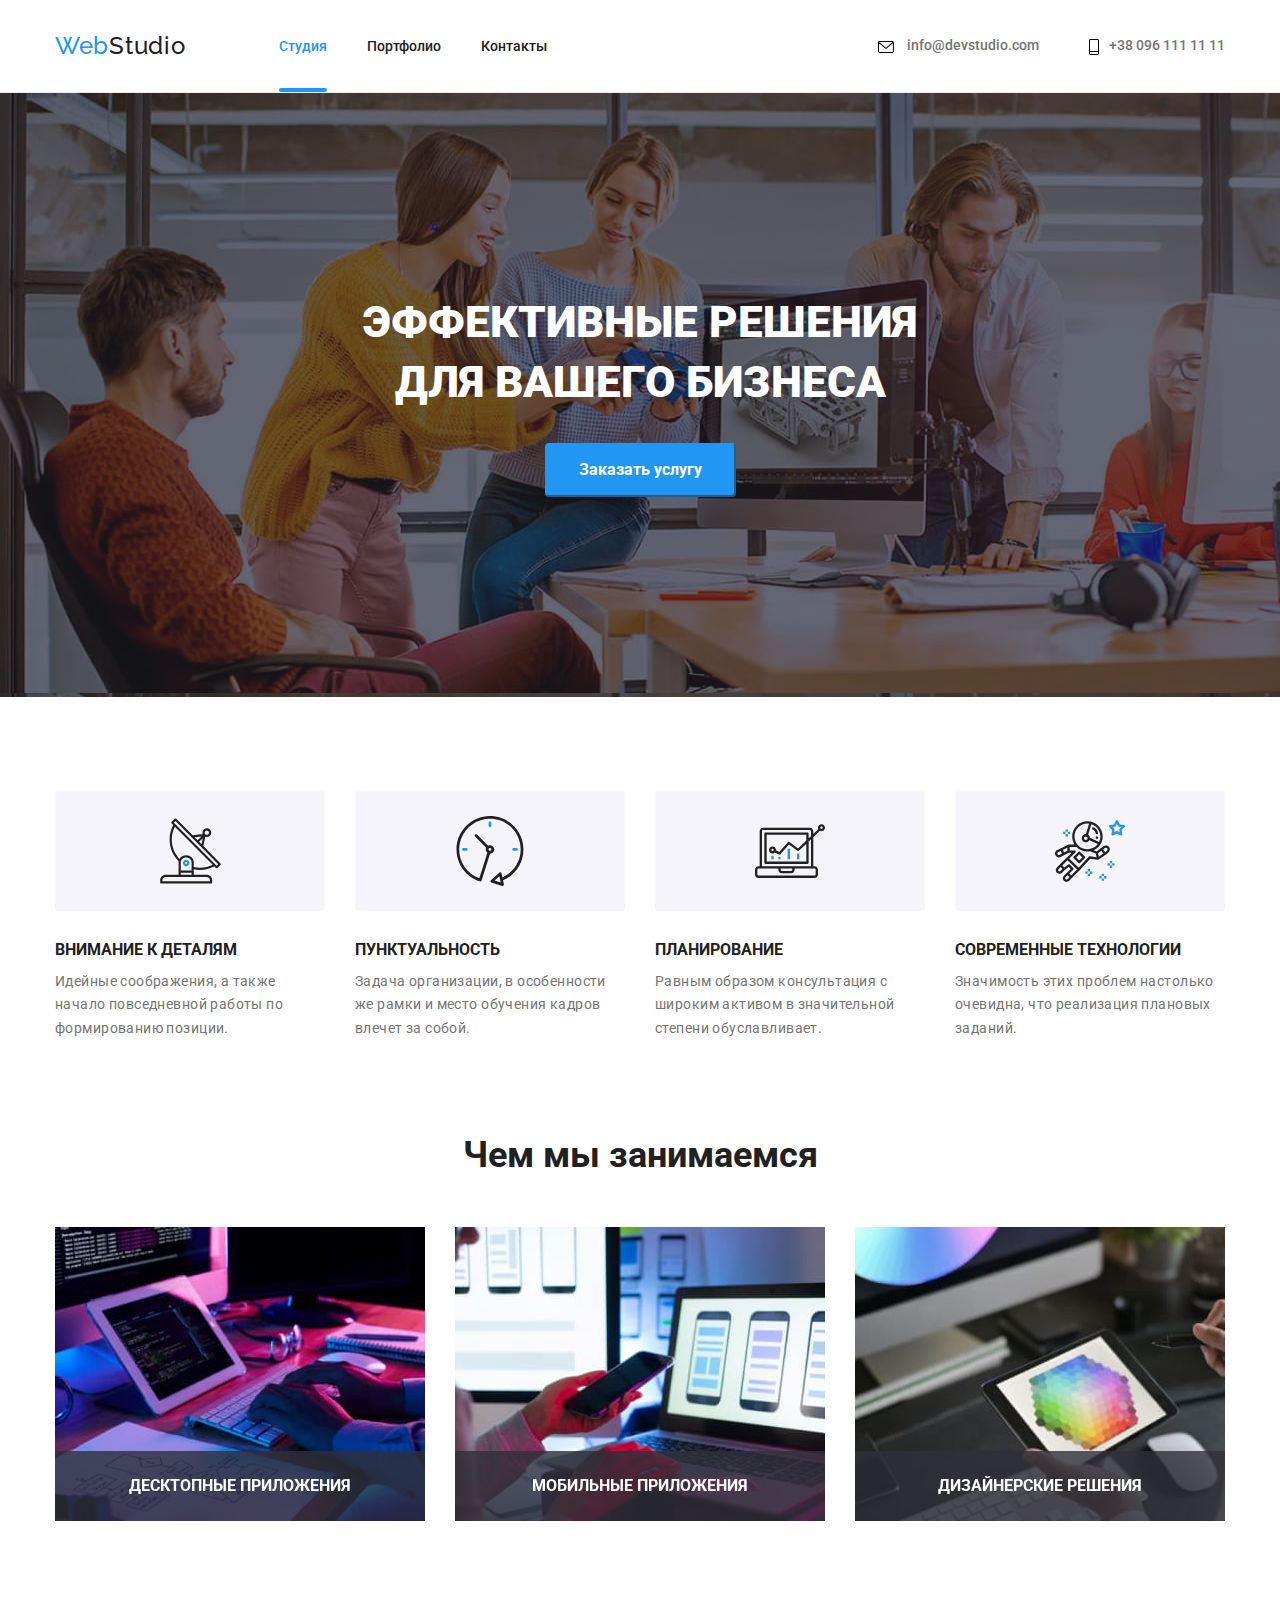
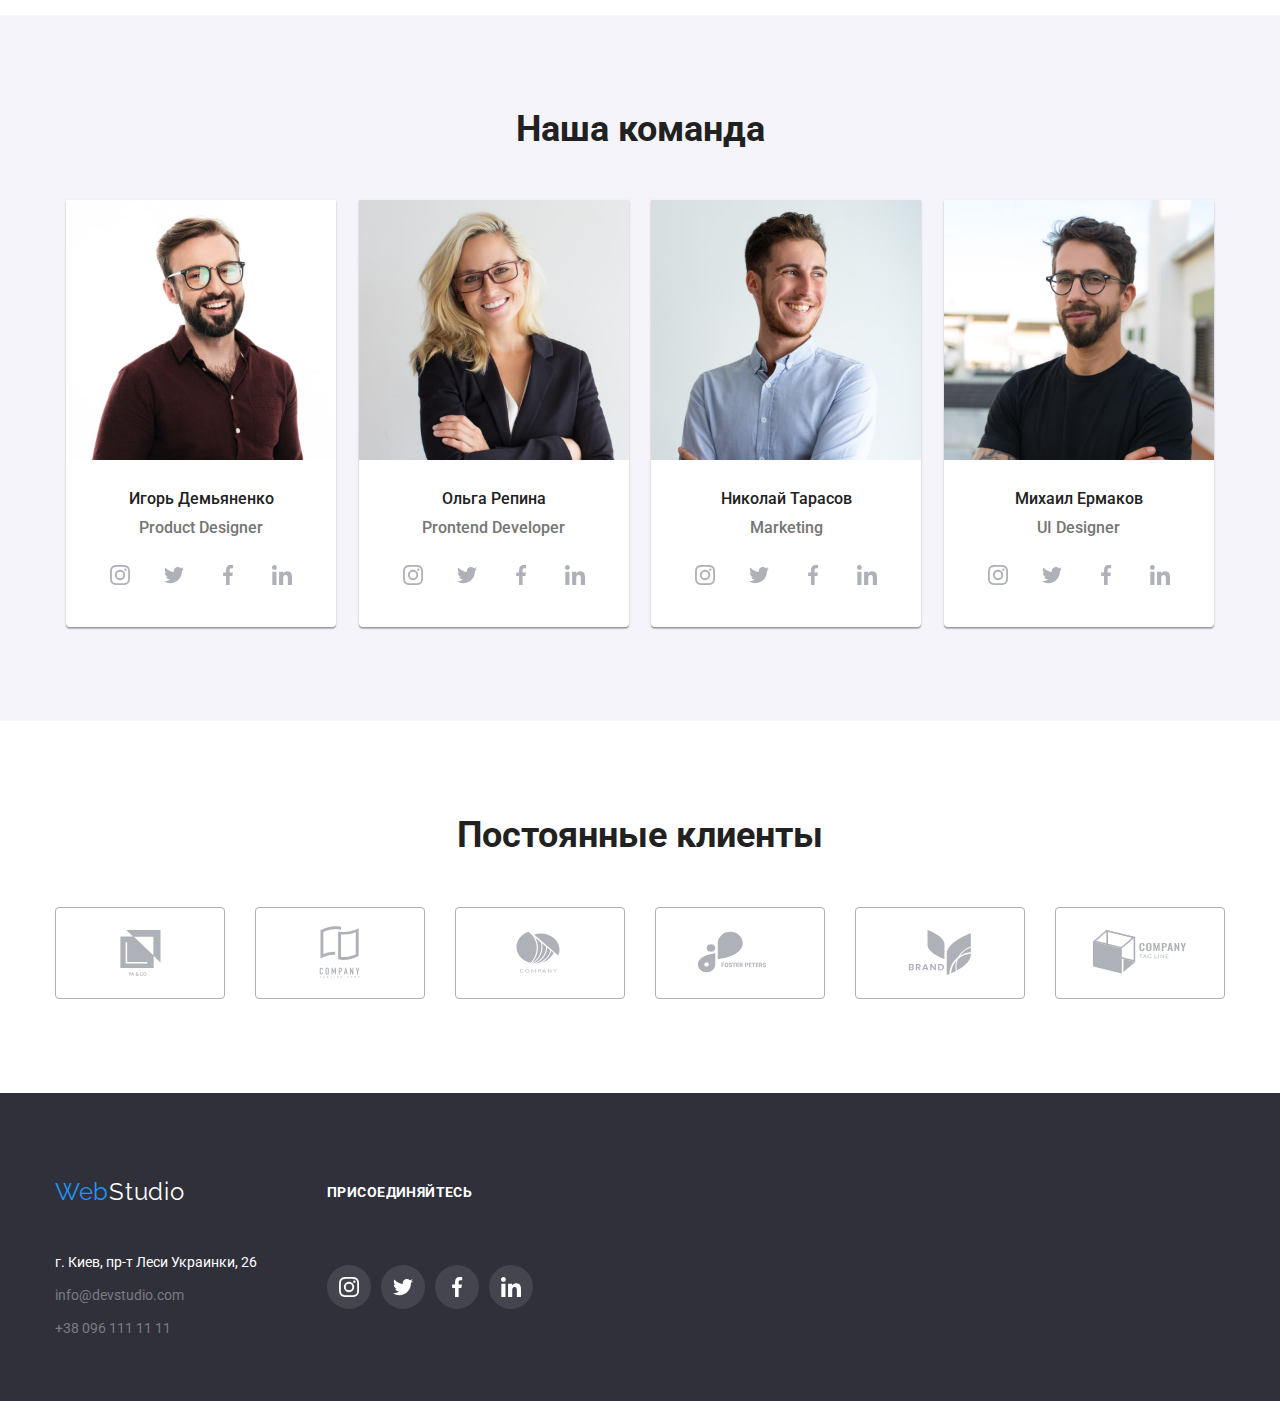
<file: index.html>
<!DOCTYPE html>
<html lang="ru">

<head>
    <meta charset="UTF-8">
    <meta http-equiv="X-UA-Compatible" content="IE=edge">
    <meta name="viewport" content="width=device-width, initial-scale=1.0">
    <title>Домашнее задание № 1</title>
    <link rel="stylesheet" href="https://cdnjs.cloudflare.com/ajax/libs/modern-normalize/1.1.0/modern-normalize.min.css">
    <link rel="preconnect" href="https://fonts.googleapis.com">
    <link rel="preconnect" href="https://fonts.gstatic.com" crossorigin>
    <link href="https://fonts.googleapis.com/css2?family=Raleway:wght@700&family=Roboto:wght@400;500;700;900&display=swap"
        rel="stylesheet">
    <link rel="stylesheet" href="./css/style.css">
</head>

<body>
    <!-- container -->
    <!-- header -->
    
        <header class="page-header">
            <div class="container main-nav">
            <a href="https://vitalii-dzoma.github.io/goit-markup-hw-01/" class="link header"><span class="web-logo">Web</span>Studio</a>
            <nav class="navigation">
                <ul class="list nav">
                    <li class="item"><a href="" class="link current">Студия</a></li>
                    <li class="item"><a href="./portfolio.html" class="link">Портфолио</a></li>
                    <li class="item"><a href="" class="link">Контакты</a></li>
                </ul>
            </nav>
            <ul class="list address">
                <li class="item"><a href="mailto:info@devstudio.com" class="link-address">
                    <svg class="nav-item" width="16px" height="12px"> <use href="./images/icons.svg#icon-envelope" ></use>
                    </svg> info@devstudio.com</a>
                </li>
                <li class="item"><a href="tel:+380961111111" class="link-address"><svg class="nav-item" width="10px"  height="16px">
                    <use href="./images/icons.svg#icon-smartphone"></use>
                </svg>+38 096 111 11 11</a></li>
            </ul>
            </div>
        </header>
    
    <!-- main -->
    <main>
        <!-- section 1 -->
        <section class="hero">
            <div class="container">
            <h1 class="title">Эффективные решения <br>для вашего бизнеса</h1>
            <button type="button" class="button primary" data-modal-open>Заказать услугу</button>
            <div class="backdrop is-hidden" data-modal>
                <div class="modal">
                    <button type="button" class="close" data-modal-close></button>

                </div>

            </div>
            </div>
        </section>
        <!-- section 2 -->
        <section class="section-title">
            <div class="container">
                <h2 class="visually-hidden">Наши преимущества</h2>
                <ul class="list flex">
                    <li class="item flex">
                        <div class="thumb"><svg class="features-logo" width="65px"  height="70px">
                            <use href="./images/icons.svg#icon-antenna-1"></use>
                        </svg></div>
                        <h3 class="description">внимание к деталям</h3>
                        <p class="description-text">
                            Идейные соображения, а также начало повседневной работы по формированию позиции.
                        </p>
                    </li>
                    <li class="item flex">
                        <div class="thumb"><svg class="features-logo" width="70px"  height="70px">
                                <use href="./images/icons.svg#icon-clock-1"></use>
                            </svg></div>
                        <h3 class="description">пунктуальность</h3>
                        <p class="description-text">
                            Задача организации, в особенности же рамки и место обучения кадров влечет за собой.
                        </p>
                    </li>
                    <li class="item flex">
                        <div class="thumb"><svg class="features-logo" width="70px"  height="70px">
                                <use href="./images/icons.svg#icon-diagram-1"></use>
                            </svg></div>
                        <h3 class="description">планирование</h3>
                        <p class="description-text">
                            Равным образом консультация с широким активом в значительной степени обуславливает.
                        </p>
                    </li>
                    <li class="item flex">
                        <div class="thumb"><svg class="features-logo" width="70px"  height="70px">
                                <use href="./images/icons.svg#icon-astronaut-1"></use>
                            </svg></div>
                        <h3 class="description">современные технологии</h3>
                        <p class="description-text">
                            Значимость этих проблем настолько очевидна, что реализация плановых заданий.
                        </p>
                    </li>
                </ul>
            </div>
        </section>
        <!-- section 3 -->
        <section class="section third">
           <div class="container image">
                <h2 class="titles image">Чем мы занимаемся</h2>
                <ul class="list titles">
                    <li class="item">
                        <div class="job-thumb">
                        <img src="./images/box1.jpg" width="370" height="294" alt="Разработка схемы на компьютере">
                    <h3 class="description white">десктопные приложения</h3>
                        </div>
                    </li>
                    <li class="item">
                        <div class="job-thumb">
                        <img src="./images/box2.jpg" width="370" height="294" alt="Создание модели смартфона">
                        <h3 class="description white">мобильные приложения</h3>
                        </div>
                    </li>
                    <li class="item">
                        <div class="job-thumb">
                        <img src="./images/box3.jpg" width="370" height="294" alt="Выбор цветов на таблете">
                        <h3 class="description white">дизайнерские решения</h3>
                        </div>
                    </li>
                </ul>
           </div>
        </section>
        <!-- section 4 -->
        <section class="section team">           
               <div class="container team">
                <h2 class="titles surnames">Наша команда</h2>
                    <ul class="list titles">
                        <li class="item team">
                            <img src="./images/demianenko.jpg" width="270" height="260" alt="Игорь Демьяненко">
                            <div class="names">
                                <h3 class="img-title">Игорь Демьяненко</h3>
                                <p class="title-text">Product Designer</p>
                            
                                <ul class="social-list">
                                    <li class="social-item">
                                        <a href="" class="social-link clients">
                                            <svg class="social-logo" width="20px" height="20px">
                                                <use href="./images/icons.svg#icon-instagram-2"></use>
                                            </svg>
                                        </a>
                                    </li>
                                    <li class="social-item">
                                        <a href="" class="social-link clients">
                                            <svg class="social-logo" width="20px" height="20px">
                                                <use href="./images/icons.svg#icon-twitter-1"></use>
                                            </svg>
                                        </a>
                                    </li>
                                    <li class="social-item">
                                        <a href="" class="social-link clients">
                                            <svg class="social-logo" width="20px" height="20px">
                                                <use href="./images/icons.svg#icon-facebook-1"></use>
                                            </svg>
                                        </a>
                                    </li>
                                    <li class="social-item">
                                        <a href="" class="social-link clients">
                                            <svg class="social-logo" width="20px" height="20px">
                                                <use href="./images/icons.svg#icon-linkedin-1"></use>
                                            </svg>
                                        </a>
                                    </li>
                                </ul>   
                                </div>
                        </li>
                        <li class="item team">
                            <img src="./images/repina.jpg" width="270" height="260" alt="Ольга Репина">
                            <div class="names">
                            <h3 class="img-title">Ольга Репина</h3>
                            <p class="title-text">Prontend Developer</p>
                            
                            <ul class="social-list">
                                <li class="social-item">
                                    <a href="" class="social-link clients">
                                        <svg class="social-logo" width="20px"  height="20px">
                                            <use href="./images/icons.svg#icon-instagram-2"></use>
                                        </svg>
                                    </a>
                                </li>
                                <li class="social-item">
                                    <a href="" class="social-link clients">
                                        <svg class="social-logo" width="20px" height="20px">
                                            <use href="./images/icons.svg#icon-twitter-1"></use>
                                        </svg>
                                    </a>
                                </li>
                                <li class="social-item">
                                    <a href="" class="social-link clients">
                                        <svg class="social-logo" width="20px"  height="20px">
                                            <use href="./images/icons.svg#icon-facebook-1"></use>
                                        </svg>
                                    </a>
                                </li>
                                <li class="social-item">
                                    <a href="" class="social-link clients">
                                        <svg class="social-logo" width="20px"  height="20px">
                                            <use href="./images/icons.svg#icon-linkedin-1"></use>
                                        </svg>
                                    </a>
                                </li>
                            </ul>
                            </div>
                        </li>
                        <li class="item team">
                            <img src="./images/tarasov.jpg" width="270" height="260" alt="Николай Тарасов">
                            <div class="names">
                            <h3 class="img-title">Николай Тарасов</h3>
                            <p class="title-text">Marketing</p>
                            
                            <ul class="social-list">
                                <li class="social-item">
                                    <a href="" class="social-link clients">
                                        <svg class="social-logo" width="20px"  height="20px">
                                            <use href="./images/icons.svg#icon-instagram-2"></use>
                                        </svg>
                                    </a>
                                </li>
                                <li class="social-item">
                                    <a href="" class="social-link clients">
                                        <svg class="social-logo" width="20px"  height="20px">
                                            <use href="./images/icons.svg#icon-twitter-1"></use>
                                        </svg>
                                    </a>
                                </li>
                                <li class="social-item">
                                    <a href="" class="social-link clients">
                                        <svg class="social-logo" width="20px"  height="20px">
                                            <use href="./images/icons.svg#icon-facebook-1"></use>
                                        </svg>
                                    </a>
                                </li>
                                <li class="social-item">
                                    <a href="" class="social-link clients">
                                        <svg class="social-logo" width="20px"  height="20px">
                                            <use href="./images/icons.svg#icon-linkedin-1"></use>
                                        </svg>
                                    </a>
                                </li>
                            </ul>
                            </div>
                        </li>
                        <li class="item team">
                            <img src="./images/efremov.jpg" width="270" height="260" alt="Михаил Ермаков">
                            <div class="names">
                            <h3 class="img-title">Михаил Ермаков</h3>
                            <p class="title-text">UI Designer</p>
                            
                            <ul class="social-list">
                                <li class="social-item">
                                    <a href="" class="social-link clients">
                                        <svg class="social-logo" width="20px"  height="20px">
                                            <use href="./images/icons.svg#icon-instagram-2"></use>
                                        </svg>
                                    </a>
                                </li>
                                <li class="social-item">
                                    <a href="" class="social-link clients">
                                        <svg class="social-logo" width="20px"  height="20px">
                                            <use href="./images/icons.svg#icon-twitter-1"></use>
                                        </svg>
                                    </a>
                                </li>
                                <li class="social-item">
                                    <a href="" class="social-link clients">
                                        <svg class="social-logo" width="20px"  height="20px">
                                            <use href="./images/icons.svg#icon-facebook-1"></use>
                                        </svg>
                                    </a>
                                </li>
                                <li class="social-item">
                                    <a href="" class="social-link clients">
                                        <svg class="social-logo" width="20px"  height="20px">
                                            <use href="./images/icons.svg#icon-linkedin-1"></use>
                                        </svg>
                                    </a>
                                </li>
                             </ul>
                            </div>
                        </li>
                    
                    </ul>
                    </div>
        </section>
        <section class="section">
            <div class="container">
                <h2 class="titles surnames">Постоянные клиенты</h2>
                <ul class="list clients">
                    <li class="item"><a href="" class="link"><svg class="social-logo labels" width="41px"  height="46px">
                                            <use href="./images/icons.svg#icon-union"></use>
                                        </svg></a></li>
                    <li class="item"><a href="" class="link"><svg class="social-logo labels" width="106px"  height="60px">
                                            <use href="./images/icons.svg#icon-union-1"></use>
                                        </svg></a></li>
                    <li class="item"><a href="" class="link"><svg class="social-logo labels" width="106px"  height="60px">
                                            <use href="./images/icons.svg#icon-logo"></use>
                                        </svg></a></li>
                    <li class="item"><a href="" class="link"><svg class="social-logo labels" width="106px"  height="60px">
                                            <use href="./images/icons.svg#icon-logo-1"></use>
                                        </svg></a></li>
                    <li class="item"><a href="" class="link"><svg class="social-logo labels" width="106px"  height="60px">
                                            <use href="./images/icons.svg#icon-logo-4"></use>
                                        </svg></a></li>
                    <li class="item"><a href="" class="link"><svg class="social-logo labels" width="106px"  height="60px">
                                            <use href="./images/icons.svg#icon-logo-5"></use>
                                        </svg></a></li>
                </ul>
            </div>
        </section>
        <!-- footer -->
        
            <footer class="wrapper-footer">
                <div class="page-footer">
                    <div class="address-logo">
                <a href="https://vitalii-dzoma.github.io/goit-markup-hw-01/" class="link footer"><span
                        class="web-logo">Web</span>Studio</a>
                <address class="address footer">
                    <p class="location">
                        г. Киев, пр-т Леси Украинки, 26
                    </p>
                    <ul class="list">
                        <li class="item-footer"><a href="mailto:info@devstudio.com" class="link">info@devstudio.com</a></li>
                        <li class="item-footer"><a href="tel:+380961111111" class="link">+38 096 111 11 11</a></li>
                    </ul>
                </address>
                </div>
                <!-- social links -->
                <div class="footer-wrapper">
                <span class="join">присоединяйтесь</span>
                <ul class="social-list footer">
                    <li class="social-item">
                        <a href="" class="social-link clients">
                            <svg class="social-logo footer" width="20px"  height="20px">
                                <use href="./images/icons.svg#icon-instagram-2"></use>
                            </svg>
                        </a>
                    </li>
                    <li class="social-item">
                        <a href="" class="social-link clients">
                            <svg class="social-logo footer" width="20px" height="20px">
                                <use href="./images/icons.svg#icon-twitter-1"></use>
                            </svg>
                        </a>
                    </li>
                    <li class="social-item">
                        <a href="" class="social-link clients">
                            <svg class="social-logo footer" width="20px"  height="20px">
                                <use href="./images/icons.svg#icon-facebook-1"></use>
                            </svg>
                        </a>
                    </li>
                    <li class="social-item">
                        <a href="" class="social-link clients">
                            <svg class="social-logo footer" width="20px"  height="20px">
                                <use href="./images/icons.svg#icon-linkedin-1"></use>
                            </svg>
                        </a>
                    </li>
                    </ul>
                </div>
                </div>
            </footer>
        
    </main>
    <script src="./js/modal.js"></script>
</body>

</html>
</file>
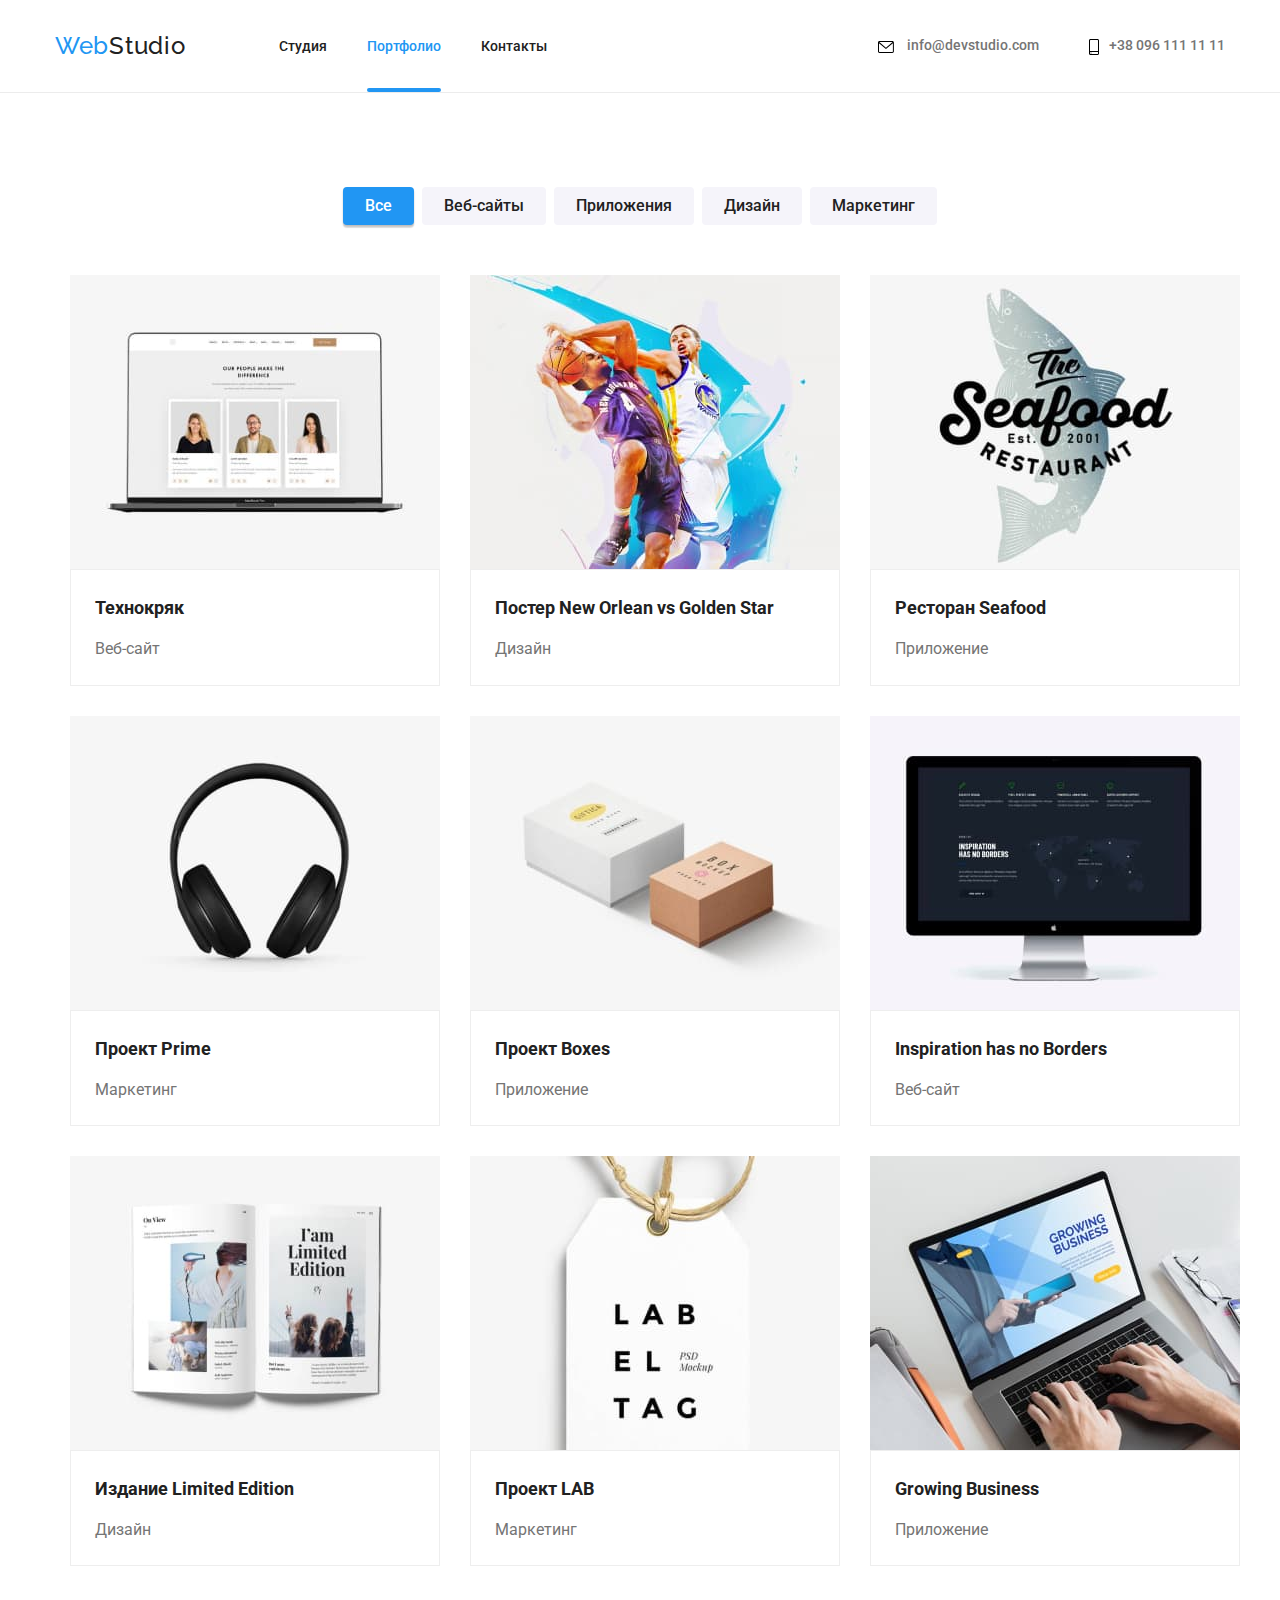
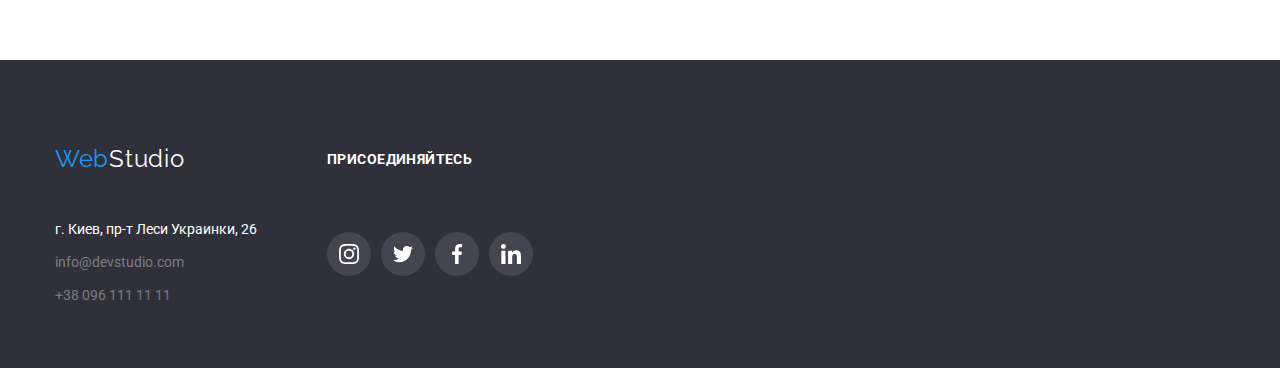
<file: portfolio.html>
<!DOCTYPE html>
<html lang="ru">

<head>
    <meta charset="UTF-8">
    <meta http-equiv="X-UA-Compatible" content="IE=edge">
    <meta name="viewport" content="width=device-width, initial-scale=1.0">
    <link rel="stylesheet" href="https://cdnjs.cloudflare.com/ajax/libs/modern-normalize/1.1.0/modern-normalize.min.css">
    <link rel="preconnect" href="https://fonts.googleapis.com">
    <link rel="preconnect" href="https://fonts.gstatic.com" crossorigin>
    <link href="https://fonts.googleapis.com/css2?family=Raleway:wght@700&family=Roboto:wght@400;500;700;900&display=swap"
        rel="stylesheet">
    <link rel="stylesheet" href="./css/style.css">
    <title>Домешнее задание №2</title>
</head>

<body>
  <!-- header -->

    <header class="page-header">
        <div class="container main-nav">
            <a href="https://vitalii-dzoma.github.io/goit-markup-hw-01/" class="link header"><span
                    class="web-logo">Web</span>Studio</a>
            <nav class="navigation">
                <ul class="list nav">
                    <li class="item"><a href="./index.html" class="link">Студия</a></li>
                <li class="item"><a href="" class="link current">Портфолио</a></li>
                    <li class="item"><a href="" class="link">Контакты</a></li>
                </ul>
            </nav>
            <ul class="list address">
            <li class="item"><a href="mailto:info@devstudio.com" class="link-address">
                    <svg class="nav-item" width="16px"  height="12px">
                        <use href="./images/icons.svg#icon-envelope"></use>
                    </svg> info@devstudio.com</a>
            </li>
            <li class="item"><a href="tel:+380961111111" class="link-address"><svg class="nav-item" width="10px"  height="16px">
                        <use href="./images/icons.svg#icon-smartphone"></use>
                    </svg>+38 096 111 11 11</a></li>
            </ul>
        </div>
    </header>
<!-- main -->
    <main>
        <!-- section -->
        <section class="section portfolio">
            <div class="container">
            <h1 class="visually-hidden">Работы</h1>
                <ul class="top wrapper">
                    <li class="item"><button type="button" class="portfolio-btn current-btn">Все</button></li>
                    <li class="item"><button type="button" class="portfolio-btn">Веб-сайты</button></li>
                    <li class="item"><button type="button" class="portfolio-btn">Приложения</button></li>
                    <li class="item"><button type="button" class="portfolio-btn">Дизайн</button></li>
                    <li class="item"><button type="button" class="portfolio-btn">Маркетинг</button></li>
                </ul>
            <ul class="list wrapper">
                <li class="item wrapper">
                    <a href="" class="link">
                    <div class="portfolio-wrapper">
                    
                    <img src="./images/portfolio1.jpg" width="370" height="294" alt="Пример веб-сайта" class="pict">
                    <p class="portfolio-text">Технокряк это современная площадка распространения коронавируса. Компании используют эту платформу для цифрового
                    шпионажа и атак на защищённые сервера конкурентов.</p>
                    
                    </div>
                    <div class="item-container">
                        <h2 class="item-title">Технокряк</h2>
                    <p class="item-text">Веб-сайт</p>
                    </div>
                    </a>
                    
                    
                </li>
                <li class="item wrapper">
                    <a href="" class="link">
                    <div class="portfolio-wrapper">
                    
                    <img src="./images/portfolio2.jpg"  alt="Баскетбол" class="pict">
                    <p class="portfolio-text">Технокряк это современная площадка распространения коронавируса. Компании используют эту
                      платформу для цифрового
                     шпионажа и атак на защищённые сервера конкурентов.</p>
                    
                    </div>
<div class="item-container">
                    <h2 class="item-title">Постер New Orlean vs Golden Star</h2>
                    <p class="item-text">Дизайн</p>
                    </div>
                    </a>
                </li>
                <li class="item wrapper">
                    <a href="" class="link">
                    <div class="portfolio-wrapper">
                    
                    <img src="./images/portfolio3.jpg" width="370" height="294" alt="Ресторан морепродуктов" class="pict">
                    <p class="portfolio-text">Технокряк это современная площадка распространения коронавируса. Компании используют эту
                      платформу для цифрового
                     шпионажа и атак на защищённые сервера конкурентов.</p>
                    
                    </div>
<div class="item-container">
                    <h2 class="item-title">Ресторан Seafood</h2>
                    <p class="item-text">Приложение</p>
                    </div>
                    </a>
                </li>
                <li class="item wrapper">
                    <a href="" class="link">
                    <div class="portfolio-wrapper">
                    
                    <img src="./images/portfolio4.jpg" width="370" height="294" alt="Наушники" class="pict">
                    <p class="portfolio-text">Технокряк это современная площадка распространения коронавируса. Компании используют эту
                      платформу для цифрового
                     шпионажа и атак на защищённые сервера конкурентов.</p>
                    
                    </div>
<div class="item-container">
                    <h2 class="item-title">Проект Prime</h2>
                    <p class="item-text">Маркетинг</p>
                    </div>
                    </a>
                </li>
                <li class="item wrapper">
                    <a href="" class="link">
                    <div class="portfolio-wrapper">
                    
                    <img src="./images/portfolio5.jpg" width="370" height="294" alt="Коробки" class="pict">
                    <p class="portfolio-text">Технокряк это современная площадка распространения коронавируса. Компании используют эту
                      платформу для цифрового
                     шпионажа и атак на защищённые сервера конкурентов.</p>
                    
                    </div>
<div class="item-container">
                    <h2 class="item-title">Проект Boxes</h2>
                    <p class="item-text">Приложение</p>
                    </div>
                    </a>
                </li>
                <li class="item wrapper">
                    <a href="" class="link">
                    <div class="portfolio-wrapper">
                    
                    <img src="./images/portfolio6.jpg" width="370" height="294" alt="Монитор iMac" class="pict">
                    <p class="portfolio-text">Технокряк это современная площадка распространения коронавируса. Компании используют эту
                      платформу для цифрового
                     шпионажа и атак на защищённые сервера конкурентов.</p>
                    
                    </div>
<div class="item-container">
                    <h2 class="item-title">Inspiration has no Borders</h2>
                    <p class="item-text">Веб-сайт</p>
                    </div>
                    </a>
                </li>
                <li class="item wrapper">
                    <a href="" class="link">
                    <div class="portfolio-wrapper">
                    
                    <img src="./images/portfolio7.jpg" width="370" height="294" alt="Открытая книга" class="pict">
                    <p class="portfolio-text">Технокряк это современная площадка распространения коронавируса. Компании используют эту
                      платформу для цифрового
                     шпионажа и атак на защищённые сервера конкурентов.</p>
                    
                    </div>
<div class="item-container">
                    <h2 class="item-title">Издание Limited Edition</h2>
                    <p class="item-text">Дизайн</p>
                    </div>
                    </a>
                </li>
                <li class="item wrapper">
                    <a href="" class="link">
                    <div class="portfolio-wrapper">
                    
                    <img src="./images/portfolio8.jpg" width="370" height="294" alt="Лейблтаг" class="pict">
                    <p class="portfolio-text">Технокряк это современная площадка распространения коронавируса. Компании используют эту
                      платформу для цифрового
                     шпионажа и атак на защищённые сервера конкурентов.</p>
                    
                    </div>
<div class="item-container">
                    <h2 class="item-title">Проект LAB</h2>
                    <p class="item-text">Маркетинг</p>
                    </div>
                    </a>
                </li>
                <li class="item wrapper">
                    <a href="" class="link">
                    <div class="portfolio-wrapper">
                    
                    <img src="./images/portfolio9.jpg" width="370" height="294" alt="Имитация печати на клавиатуре" class="pict">
                    <p class="portfolio-text">Технокряк это современная площадка распространения коронавируса. Компании используют эту
                      платформу для цифрового
                     шпионажа и атак на защищённые сервера конкурентов.</p>
                    
                    </div>
<div class="item-container">
                    <h2 class="item-title">Growing Business</h2>
                    <p class="item-text">Приложение</p>
                    </div>
                    </a>
                </li>
            </ul>
            </div>
        </section>
    </main>
<!-- footer -->
    <footer class="wrapper-footer">
        <div class="page-footer">
            <div class="address-logo">
                <a href="https://vitalii-dzoma.github.io/goit-markup-hw-01/" class="link footer"><span
                        class="web-logo">Web</span>Studio</a>
                <address class="address footer">
                    <p class="location">
                        г. Киев, пр-т Леси Украинки, 26
                    </p>
                    <ul class="list">
                        <li class="item-footer"><a href="mailto:info@devstudio.com" class="link">info@devstudio.com</a></li>
                        <li class="item-footer"><a href="tel:+380961111111" class="link">+38 096 111 11 11</a></li>
                    </ul>
                </address>
            </div>
            <!-- social links -->
            <div class="footer-wrapper">
                <span class="join">присоединяйтесь</span>
                <ul class="social-list footer">
                    <li class="social-item">
                        <a href="" class="social-link clients">
                            <svg class="social-logo footer" width="20px" height="20px">
                                <use href="./images/icons.svg#icon-instagram-2"></use>
                            </svg>
                        </a>
                    </li>
                    <li class="social-item">
                        <a href="" class="social-link clients">
                            <svg class="social-logo footer" width="20px" height="20px">
                                <use href="./images/icons.svg#icon-twitter-1"></use>
                            </svg>
                        </a>
                    </li>
                    <li class="social-item">
                        <a href="" class="social-link clients">
                            <svg class="social-logo footer" width="20px" height="20px">
                                <use href="./images/icons.svg#icon-facebook-1"></use>
                            </svg>
                        </a>
                    </li>
                    <li class="social-item">
                        <a href="" class="social-link clients">
                            <svg class="social-logo footer" width="20px" height="20px">
                                <use href="./images/icons.svg#icon-linkedin-1"></use>
                            </svg>
                        </a>
                    </li>
                </ul>
            </div>
        </div>
    </footer>
        <script src="./js/modal.js"></script>
</body>

</html>
</file>
<file: css/style.css>
body {
  font-family: Roboto, sans-serif;
  color: var(--primary-text-color);
  box-sizing: border-box;
}

/* цвет основного текста #212121 */
/* вторичный цвет текста #757575 */
/* цвет фона #E5E5E5 */
/* акцент #2196F3 */
/* цвет ссылок в футере color: rgba(255, 255, 255, 0.6);*/

:root {
  --primary-text-color: #212121;
  --primary-backround-color: #ffffff;
  --secondary-text-color: #757575;
  --social-icon-color: #afb1b8;
  --backround-color: #e5e5e5;
  --accent-color: #2196f3;
  --secondary-background-color: #f5f4fa;
  --footer-link-color: rgba(255, 255, 255, 0.6);
  --footer-color: #2f303a;
  --large-font-weight: 900;
  --bold-font-weight: 700;
  --medium-font-weight: 500;
  --title-line-height: 1.17;
  --text-line-height: 1.71;
}

/* Утилиты */

h1,
h2,
h3,
p,
.list {
  margin: 0;
  padding: 0;
  list-style: none;
}

/* .titles .description {
  line-height: var(--title-line-height);
} */

.list.titles {
  display: flex;
  justify-content: space-between;
}

/* header */
.page-header {
  line-height: var(--title-line-height);
  font-weight: var(--medium-font-weight);
  border-bottom: 1px solid #ececec;
}
/* logo */
.list.address .link-address {
  padding-top: 32px;
  padding-bottom: 32px;
}
.link.header,
.link.footer {
  font-family: Raleway, sans-serif;
  font-size: 24px;
  letter-spacing: 0.03em;
  line-height: 1.19;
  padding: 25px 0;
}

/* container */
.container {
  width: 1200px;
  padding-left: 15px;
  padding-right: 15px;
  margin-left: auto;
  margin-right: auto;
  align-items: center;
}
/* контейнер с изображениями */

.titles.image {
  margin-bottom: 50px;
}

.container.team .list {
  display: flex;
  justify-content: space-around;
}

.titles.surnames {
  /* padding-top: 94px; */
  margin-bottom: 50px;
}

.navigation {
  margin-left: 93px;
}
/* main nav */

.web-logo {
  color: var(--accent-color);
  transition: color 250ms cubic-bezier(0.4, 0, 0.2, 1);
}
.main-nav,
.list.nav {
  display: flex;
}

.list.address {
  display: flex;
  margin-left: auto;
}

.list.address .item + .item {
  margin-left: 50px;
}

.list.nav .item:not(:last-child) {
  margin-right: 40px;
}

/* hero */
.hero {
  max-width: 1600px;
  padding-left: 15px;
  padding-right: 15px;
  margin: 0 auto;
  text-align: center;
  background-color: var(--footer-color);
  background-image: linear-gradient(to right, #2f303a66 40%, #2f303a66 60%), url(../images/img.jpg);
  padding: 200px 0px;
  transition: background-color 250ms cubic-bezier(0.4, 0, 0.2, 1);
}
/* h1 */
.title {
  font-size: 44px;
  text-align: center;
  color: var(--primary-backround-color);
  text-transform: uppercase;
  margin-bottom: 30px;

  line-height: 1.36;
  font-weight: var(--large-font-weight);

  transition: color 250ms cubic-bezier(0.4, 0, 0.2, 1);
}
.titles {
  font-size: 36px;
  text-align: center;
  margin: 0;
}

/* image names */
.names {
  text-align: center;
  padding: 30px 32px 30px 32px;
}

.item.team {
  background: white;
  box-shadow: 0px 1px 3px rgba(0, 0, 0, 0.12), 0px 1px 1px rgba(0, 0, 0, 0.14),
    0px 2px 1px rgba(0, 0, 0, 0.2);
  border-radius: 0px 0px 4px 4px;
  transition: color 250ms cubic-bezier(0.4, 0, 0.2, 1),
    background-color 250ms cubic-bezier(0.4, 0, 0.2, 1),
    box-shadow 250ms cubic-bezier(0.4, 0, 0.2, 1);
}

/* portfolio menu flex */
.top.wrapper {
  display: flex;
  justify-content: center;
  padding: 0;
  margin: 0;
  list-style: none;
  margin-bottom: 50px;
}
.top.wrapper .item:not(:last-child) {
  margin-right: 8px;
}

.list.wrapper {
  display: flex;
  justify-content: center;

  width: 1200px;
  padding-left: 15px;
  padding-right: 15px;
  margin-left: auto;
  margin-right: auto;
}

.list.wrapper {
  flex-wrap: wrap;
}
.item.wrapper .link {
  transition: box-shadow 250ms cubic-bezier(0.4, 0, 0.2, 1);
}

.item.wrapper .link:hover,
.item.wrapper .link:focus {
  box-shadow: 0px 1px 1px rgba(0, 0, 0, 0.12), 0px 4px 4px rgba(0, 0, 0, 0.06),
    1px 4px 6px rgba(0, 0, 0, 0.16);
}

/* portfolio-text */

.portfolio-wrapper {
  position: relative;
  /* overflow: hidden; */
}

.portfolio-text {
  position: absolute;
  font-size: 18px;
  line-height: 28px;
  letter-spacing: 0.03em;
  margin: 0;
  padding: 62px 24px;
  z-index: 99;

  /* transform: translateY(0%); */

  opacity: 0;
  transition: opacity 250ms cubic-bezier(0.4, 0, 0.2, 1), color 250ms cubic-bezier(0.4, 0, 0.2, 1);
}
.item.wrapper:hover .portfolio-text,
.link:focus .portfolio-text,
.item.wrapper:hover .portfolio-wrapper::after,
.link:focus .portfolio-wrapper::after {
  transform: translateY(-100%);
  opacity: 1;
  transition: transform 250ms cubic-bezier(0.4, 0, 0.2, 1);
  color: var(--primary-backround-color);
}
.portfolio-wrapper {
  overflow: hidden;
}

.portfolio-wrapper::after {
  position: absolute;
  content: '';
  width: 100%;
  height: 100%;
  background-color: rgba(33, 150, 243, 0.9);
  transition: background-color 250ms cubic-bezier(0.4, 0, 0.2, 1);
  transform: translateY(0%);
  /* opacity: 0; */
  z-index: 0;
}

/* backdrop */

.backdrop {
  position: fixed;
  top: 0;
  left: 0;
  width: 100%;
  height: 100%;
  background-color: rgba(0, 0, 0, 0.2);
  opacity: 1;
  transition: opacity 250ms cubic-bezier(0.4, 0, 0.2, 1),
    background-color 250ms cubic-bezier(0.4, 0, 0.2, 1);
}

.backdrop.is-hidden {
  opacity: 0;
  pointer-events: none;
}

.backdrop.is-hidden .modal {
  transform: scale(1.1) translate(-50%, -50%);
  transition: transform 250ms cubic-bezier(0.4, 0, 0.2, 1);
}

.modal {
  position: absolute;
  top: 50%;
  left: 50%;

  min-height: 581px;
  min-width: 528px;

  background-color: var(--primary-backround-color);

  transform: scale(0.9) translate(-50%, -50%);

  transition: transform 250ms cubic-bezier(0.4, 0, 0.2, 1),
    background-color 250ms cubic-bezier(0.4, 0, 0.2, 1);
}

.close {
  position: absolute;
  top: 0;
  right: 0;
  width: 30px;
  height: 30px;
  background-image: url(../images/close.svg);
  background-position: top right;
  background-color: var(--primary-backround-color);
  transition: background-color 250ms cubic-bezier(0.4, 0, 0.2, 1);
  border: none;
  margin-top: 8px;
  margin-right: 8px;
}

.list.wrapper .item {
  margin-right: 30px;
  margin-bottom: 30px;
}

.item-container {
  border: 1px solid #eeeeee;
}

/* сетка портфолио */
.item.wrapper:nth-child(3n) {
  margin-right: 0;
}

.item.wrapper:nth-last-child(-n + 3) {
  margin-bottom: 0;
}
.list.flex {
  display: flex;
}

.item.flex {
  width: 270px;
}

.list.flex .item:not(:nth-child(4)) {
  margin-right: 30px;
}

.description {
  font-size: 16px;
  margin-bottom: 10px;
  text-transform: uppercase;
}
.description-text {
  font-size: 14px;
  margin: 0;
  padding: 0;
  line-height: var(--text-line-height);
  letter-spacing: 0.03em;
}
.titles > .item,
.img-title {
  font-size: 16px;
}
.img-title {
  font-weight: var(--medium-font-weight);
  line-height: var(--title-line-height);
  margin-bottom: 10px;
}

/* section */

.section,
.section-title {
  padding-top: 94px;
  padding-bottom: 94px;
}

.third {
  padding-top: 0px;
  padding-bottom: 94px;
}

.section.team,
.section-title,
.section.portfolio {
  padding-top: 94px;
}

.visually-hidden {
  position: absolute;
  width: 1px;
  height: 1px;
  margin: -1px;
  border: 0;
  padding: 0;

  white-space: nowrap;
  clip-path: inset(100%);
  clip: rect(0 0 0 0);
  overflow: hidden;
}

.button {
  line-height: 1.88;
  font-size: 16px;
  font-family: inherit;

  transition: color 250ms cubic-bezier(0.4, 0, 0.2, 1),
    background-color 250ms cubic-bezier(0.4, 0, 0.2, 1);
}

/* .button:hover,
.button:focus {
  color: var(--accent-color);
} */

.button.primary {
  padding-top: 10px;
  padding-bottom: 10px;
  padding-left: 32px;
  padding-right: 32px;
  border-radius: 4px;
  border-color: var(--accent-color);

  color: var(--primary-backround-color);
  background-color: var(--accent-color);
  font-weight: var(--bold-font-weight);

  transition: color 250ms cubic-bezier(0.4, 0, 0.2, 1),
    background-color 250ms cubic-bezier(0.4, 0, 0.2, 1);
}

.section-title > .list.flex {
  font-size: 14px;
  line-height: var(--text-line-height);
}

.link {
  display: block;
  color: var(--primary-text-color);
  font-size: 14px;
  text-decoration: none;

  transition: color 250ms cubic-bezier(0.4, 0, 0.2, 1);
}

.link:hover,
.link:focus,
.link-address:hover,
.link-address:focus,
.item-footer > .link:hover,
.item-footer > .link:focus,
.link.footer:hover,
.link.footer:focus {
  color: var(--accent-color);
}

.list.nav .link {
  display: block;
  padding-top: 38px;
  padding-bottom: 38px;
}

.portfolio-btn {
  color: var(--primary-text-color);
  font-family: Roboto;
  font-weight: var(--medium-font-weight);
  font-size: 16px;
  cursor: pointer;
  line-height: 1.63;
  background-color: var(--secondary-background-color);
  padding: 6px 22px;
  border: var(--primary-backround-color);
  border-radius: 4px;
  transition: color 250ms cubic-bezier(0.4, 0, 0.2, 1),
    background-color 250ms cubic-bezier(0.4, 0, 0.2, 1),
    box-shadow 250ms cubic-bezier(0.4, 0, 0.2, 1);
}

.portfolio-btn.current-btn {
  background-color: var(--accent-color);
  color: var(--primary-backround-color);
  box-shadow: 0px 3px 1px rgba(0, 0, 0, 0.1), 0px 1px 2px rgba(0, 0, 0, 0.08),
    0px 2px 2px rgba(0, 0, 0, 0.12);
  transition: color 250ms cubic-bezier(0.4, 0, 0.2, 1),
    background-color 250ms cubic-bezier(0.4, 0, 0.2, 1),
    box-shadow 250ms cubic-bezier(0.4, 0, 0.2, 1);
}

.portfolio-btn:hover,
.portfolio-btn:focus {
  background-color: var(--accent-color);
  color: var(--primary-backround-color);
  box-shadow: 0px 3px 1px rgba(0, 0, 0, 0.1), 0px 1px 2px rgba(0, 0, 0, 0.08),
    0px 2px 2px rgba(0, 0, 0, 0.12);
}
.current {
  position: relative;
  color: var(--accent-color);
  transition: color 250ms cubic-bezier(0.4, 0, 0.2, 1);
}
.current::after {
  position: absolute;
  display: inline-block;
  content: '';
  width: 100%;
  height: 4px;
  background-color: var(--accent-color);
  transition: background-color 250ms cubic-bezier(0.4, 0, 0.2, 1);
  bottom: 0;
  left: 0;
  border-radius: 4px;
}

.team {
  background-color: var(--secondary-background-color);
  transition: background-color 250ms cubic-bezier(0.4, 0, 0.2, 1);
}

.address {
  list-style: none;
  font-style: normal;
  line-height: var(--text-line-height);
}

.description-text,
.title-text,
.item-text {
  color: var(--secondary-text-color);
  transition: color 250ms cubic-bezier(0.4, 0, 0.2, 1);
}
.link-address {
  text-decoration: none;
  font-size: 14px;
  display: block;
  color: var(--secondary-text-color);

  transition: color 250ms cubic-bezier(0.4, 0, 0.2, 1);
}

/* svg-icon nav */
.nav-item {
  margin-right: 10px;
  vertical-align: middle;
  transition: fill 250ms cubic-bezier(0.4, 0, 0.2, 1);
}

.nav-item:hover,
.nav-item:focus,
.features-logo:hover,
.features-logo:focus,
.social-logo:hover,
.social-logo:focus {
  fill: var(--accent-color);
}

.link-address:hover .nav-item,
.link-address:focus .nav-item {
  fill: var(--accent-color);
}

.list.clients .link:hover .social-logo.labels,
.list.clients .link:focus .social-logo.labels {
  fill: var(--accent-color);
}

.social-logo.labels {
  transition: fill 250ms cubic-bezier(0.4, 0, 0.2, 1);
}
.list.clients .link:hover,
.list.clients .link:focus {
  border: 1px solid var(--accent-color);
}

/* svg backround 2 section */
.thumb {
  width: 270px;
  height: 120px;
  display: flex;
  justify-content: center;
  align-items: center;
  background-color: var(--secondary-background-color);
  border-radius: 4px;
  margin-bottom: 30px;
  transition: background-color 250ms cubic-bezier(0.4, 0, 0.2, 1);
}

.features-logo {
  transition: fill 250ms cubic-bezier(0.4, 0, 0.2, 1);
}

/* social links+logo */
.social-list {
  display: flex;
  justify-content: space-around;
  margin: 0;
  padding: 0;
  list-style: none;
}

.social-logo {
  fill: var(--social-icon-color);
  transition: fill 250ms cubic-bezier(0.4, 0, 0.2, 1);
}

.social-logo.footer {
  fill: var(--primary-backround-color);
  transition: fill 250ms cubic-bezier(0.4, 0, 0.2, 1);
}
/* .social-item {
  padding: 12px;
} */
.social-logo:hover,
.social-logo:focus {
  fill: var(--primary-backround-color);
}

.social-item .social-link.clients {
  transition: background-color 250ms cubic-bezier(0.4, 0, 0.2, 1);
}

.social-link.clients {
  padding: 0;
  display: flex;
  justify-content: center;
  align-items: center;
}

.social-item .social-link.clients:hover,
.social-item .social-link.clients:focus {
  background-color: var(--accent-color);
  border-radius: 50%;

  width: 44px;
  height: 44px;
  display: flex;
  justify-content: center;
  align-items: center;
}
.social-link:hover .social-logo,
.social-link:focus .social-logo {
  fill: var(--primary-backround-color);
}
.social-item:not(:last-child) {
  margin-right: 10px;
}

/* .social-link.cover {
  background-color: var(--accent-color);
  transition: backround-color 250ms cubic-bezier(0.4, 0, 0.2, 1);
} */

.social-link {
  text-decoration: none;
  display: block;
  width: 44px;
  height: 44px;
  padding: 12px;
  border-radius: 50%;
  background-color: rgba(255, 255, 255, 0.1);
  transition: backround-color 250ms cubic-bezier(0.4, 0, 0.2, 1);
}

.footer-wrapper {
  margin-left: 70px;
  display: flex;
  flex-direction: column;
  justify-content: space-around;
}

.join {
  font-weight: bold;
  font-size: 14px;
  line-height: 1.14;
  letter-spacing: 0.03em;
  text-transform: uppercase;
  color: #ffffff;
  transition: color 250ms cubic-bezier(0.4, 0, 0.2, 1);
}

.link.footer {
  margin-bottom: 20px;
  color: var(--primary-backround-color);
  transition: color 250ms cubic-bezier(0.4, 0, 0.2, 1);
}
.item-text {
  font-size: 16px;
  line-height: 1.88;
  padding: 4px 24px 20px 24px;
}

.item-title {
  font-size: 18px;
  line-height: 2;
  padding: 20px 24px 4px 24px;
}

.item-footer > .link {
  color: #ffffff60;
  transition: color 250ms cubic-bezier(0.4, 0, 0.2, 1);
}

.list > .item-footer:not(:last-child) {
  margin-bottom: 9px;
}

.title-text {
  line-height: inherit;
  font-weight: var(--medium-font-weight);
  margin-bottom: 16px;
}
.location {
  font-size: 14px;
  color: var(--primary-backround-color);
  margin-bottom: 9px;
  transition: color 250ms cubic-bezier(0.4, 0, 0.2, 1);
}
.wrapper-footer {
  background-color: #2f303a;
  padding-top: 60px;
  padding-bottom: 60px;
  transition: backround-color 250ms cubic-bezier(0.4, 0, 0.2, 1);
}
.page-footer {
  width: 1200px;
  display: flex;
  padding-left: 15px;
  padding-right: 15px;
  margin-left: auto;
  margin-right: auto;
}
/* what're we doing thumb */
.job-thumb {
  position: relative;
}
.white {
  margin: 0;
  padding: 0;
  position: absolute;
  width: 370px;
  height: 70px;
  display: flex;
  justify-content: center;
  align-items: center;
  bottom: 0;
  text-align: center;
  color: var(--primary-backround-color);
  background-color: rgba(47, 48, 58, 0.8);
  transition: backround-color 250ms cubic-bezier(0.4, 0, 0.2, 1),
    color 250ms cubic-bezier(0.4, 0, 0.2, 1);
}

.title.portfolio {
  margin: 0;
}

img {
  display: block;
  max-width: 100%;
  height: auto;
}

/* before footer section */
.list.clients {
  display: flex;
  margin: 0;
  list-style: none;
}

.list.clients .item:not(:last-child) {
  margin-right: 30px;
}
.list.clients .link {
  width: 170px;
  height: 92px;
  display: flex;
  justify-content: center;
  align-items: center;
  border: 1px solid var(--social-icon-color);
  border-radius: 4px;
  transition: border-color 250ms cubic-bezier(0.4, 0, 0.2, 1);
}
</file>
